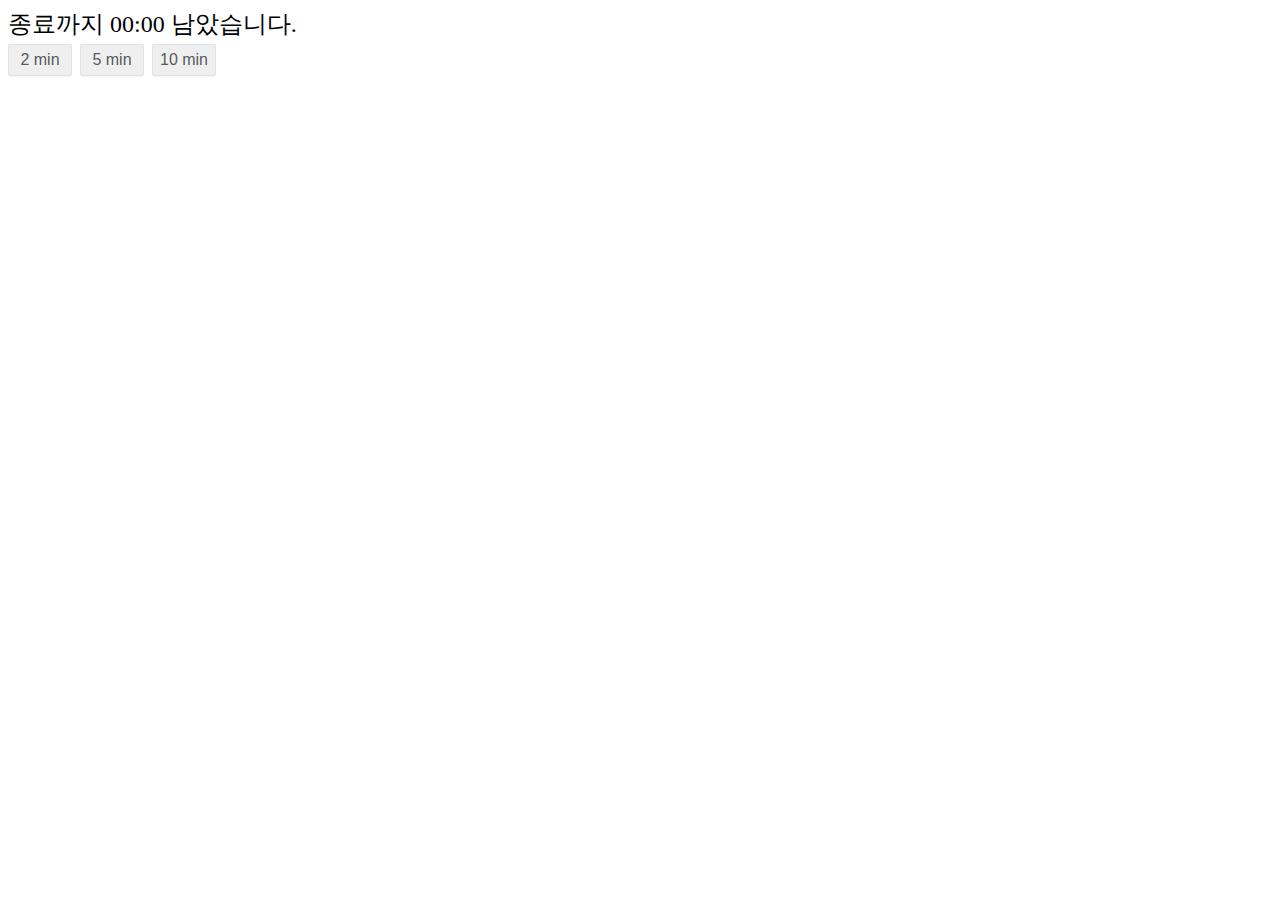
<file: index.html>
<!DOCTYPE html>
<html lang="en">
<head>
    <meta charset="UTF-8">
    <meta name="viewport" content="width=device-width, initial-scale=1.0">
    <link href="https://fonts.googleapis.com/css2?family=Noto+Sans+KR:wght@300;400;500;700;900&display=swap" rel="stylesheet">
    <title>Timer</title>

    <script>
        function startTimer(duration, display) {
        var timer = duration, minutes, seconds;
        setInterval(function () {
            minutes = parseInt(timer / 60, 10)
            seconds = parseInt(timer % 60, 10);
    
            minutes = minutes < 10 ? "0" + minutes : minutes;
            seconds = seconds < 10 ? "0" + seconds : seconds;
    
            display.textContent = minutes + ":" + seconds;
    
            if (--timer < 0) {
                timer = duration;
            }
        }, 1000);
    }
    
    function startTwoMinutes() {
      var fiveMinutes = 60 * 2,
          display = document.querySelector('#time');
      startTimer(fiveMinutes, display);
    }
    
    function setFiveMinutes() {
        var fiveMinutes = 60 * 5,
            display = document.querySelector('#time');
        startTimer(fiveMinutes, display);
    }
    
    function setTenMinutes() {
        var tenMinutes = 60 * 10,
            display = document.querySelector('#time');
        startTimer(tenMinutes, display);
    };
    </script>
</head>
<body style="font-family:'Noto Sans KR' background-color: #ececec;">
        <div style="margin-bottom: 4px; font-size: 24px;">종료까지 <span id="time">00:00</span> 남았습니다.</div>
      <div>
        <div style="display:inline-flex; ">
            <button class="startTwoMinutes" style="font-size: 16px; min-width:4em; height: 2em; border-radius:3px; border:1px solid rgba(0, 0, 0, 0.06); color:#575a5e; box-shadow: rgba(67, 90, 111, 0.03) 0px 0px 1px, rgba(67, 90, 111, 0.2) 0px 2px 2px -2px;" onclick="startTwoMinutes()">2 min</button>
            <button class="startFiveMinutes" style="font-size: 16px; margin-left: 8px; min-width:4em; height: 2em; border-radius:3px; border:1px solid rgba(0, 0, 0, 0.06); color:#575a5e; box-shadow: rgba(67, 90, 111, 0.03) 0px 0px 1px, rgba(67, 90, 111, 0.2) 0px 2px 2px -2px;" onclick="setFiveMinutes()">5 min</button>
            <button class="startTenMinutes" style="font-size: 16px; margin-left: 8px; min-width:4em; height: 2em; border-radius:3px; border:1px solid rgba(0, 0, 0, 0.06); color:#575a5e; box-shadow: rgba(67, 90, 111, 0.03) 0px 0px 1px, rgba(67, 90, 111, 0.2) 0px 2px 2px -2px;" onclick="setTenMinutes()">10 min</button>
        </div>
    </div>
</body>
</html>
</file>
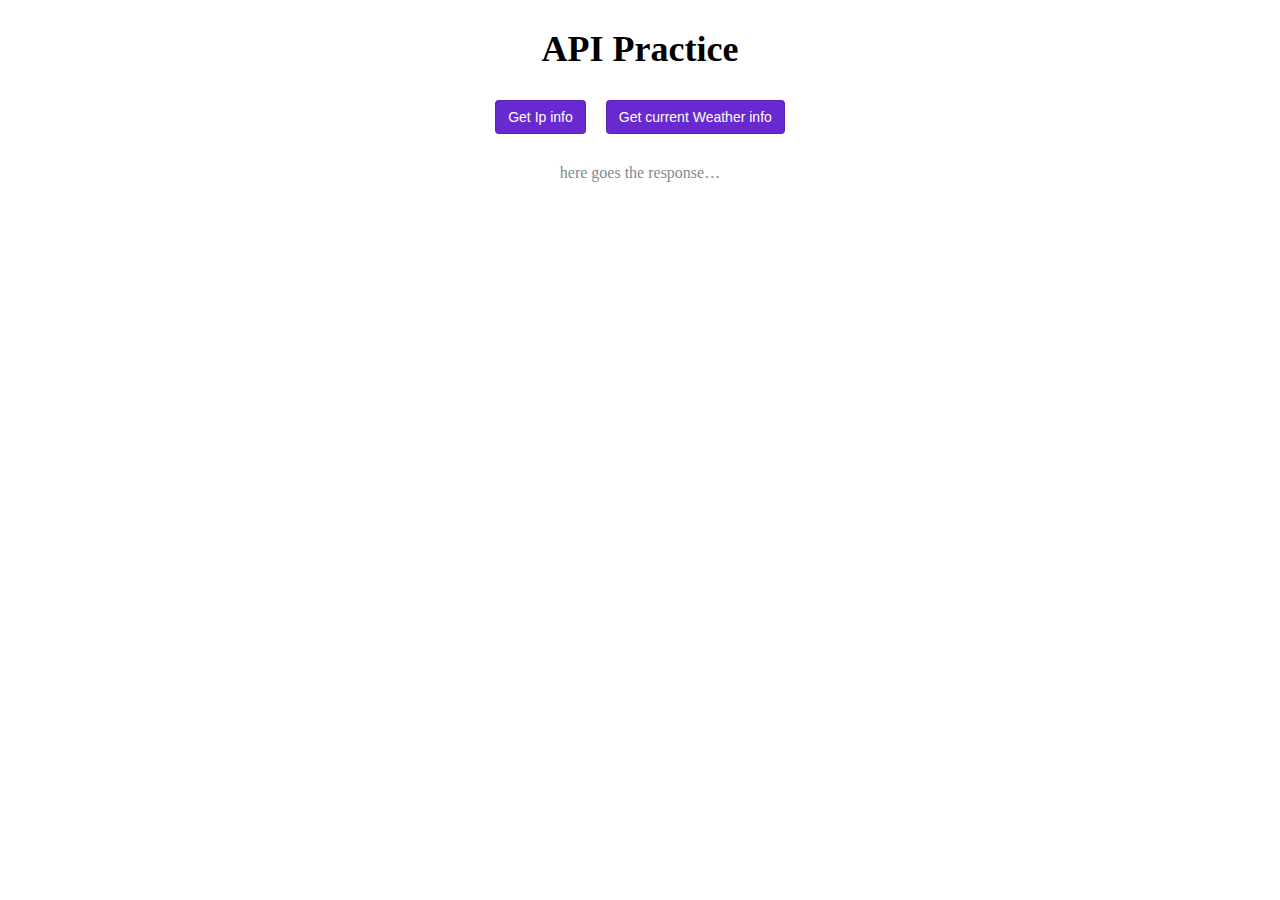
<file: api-practice/index.html>
<!DOCTYPE html>
<html lang="kr">

<head>
   <meta charset="UTF-8">
   <title>API Practice</title>
   <link href='https://fonts.googleapis.com/css?family=Arimo:700' rel='stylesheet' type='text/css'>
   <link rel="stylesheet" href="./style.css">
   <script src="./script.js"></script>
</head>

<body>
   <div id="container">
      <span id="title">API Practice</span>
      <div id="buttonContainer">
         <button type="submit" id="button" onclick="getApi_ipInfo()">Get Ip info</button>
         <button type="submit" id="button" onclick="getApi_currentWeather()">Get current Weather info</button>
      </div>
      <span id="apiReqeustTime">here goes the response…</span>
      <div id="apiResponse"></div>
   </div>
</body>

</html>
</file>
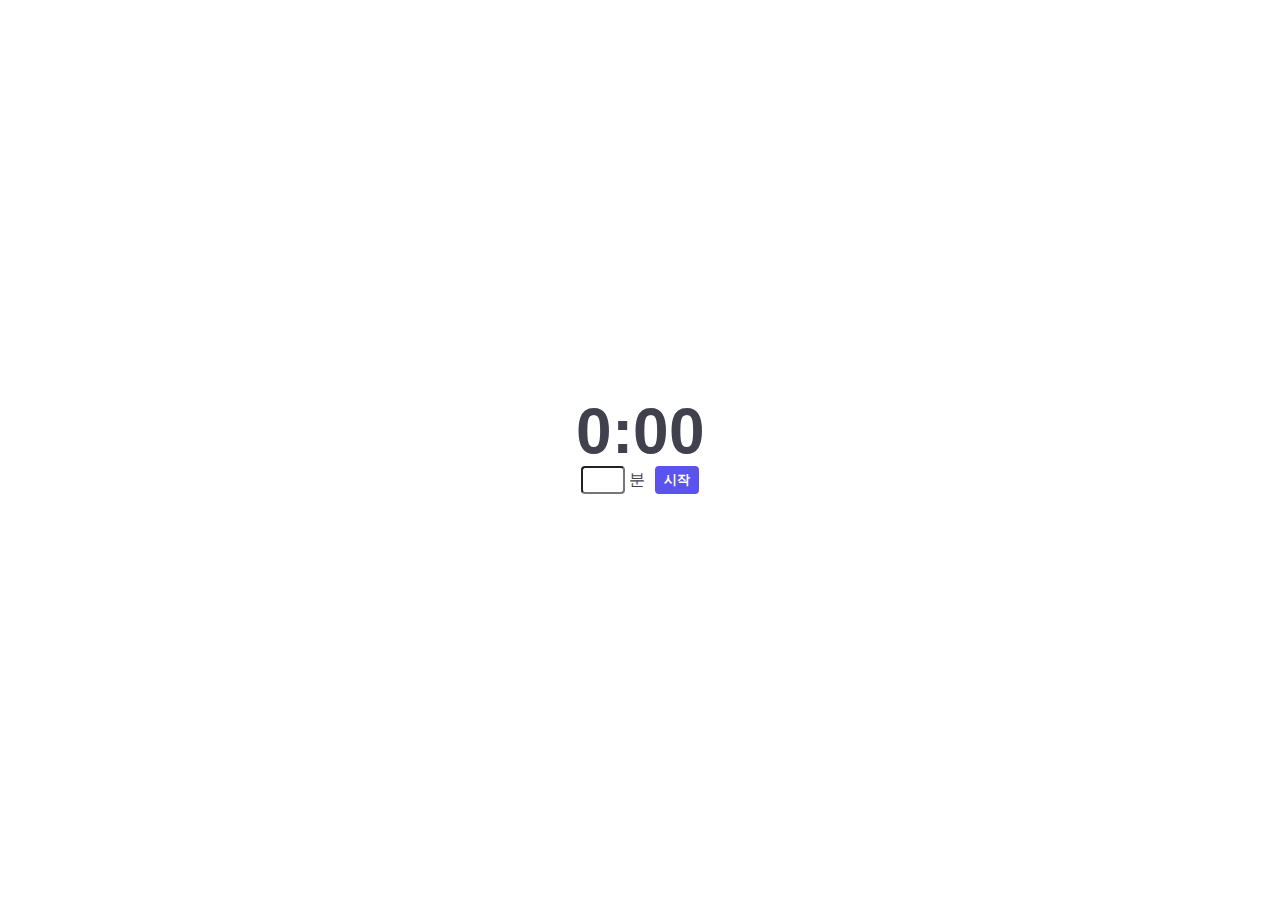
<file: custom/index.html>
<!DOCTYPE html>
<html lang="en">

<head>
   <meta charset="UTF-8">
   <title>Custom Timer</title>
   <link href='https://fonts.googleapis.com/css?family=Arimo:700' rel='stylesheet' type='text/css'>
   <link rel="stylesheet" href="./style.css">
   <script src="./script.js"></script>
</head>

<body>
   <div id="container">
      <h1 id="time">0:00</h1>
      <div id="inputArea"></div>
      <div id="buttonArea"></div>
   </div>
</body>

</html>
</file>
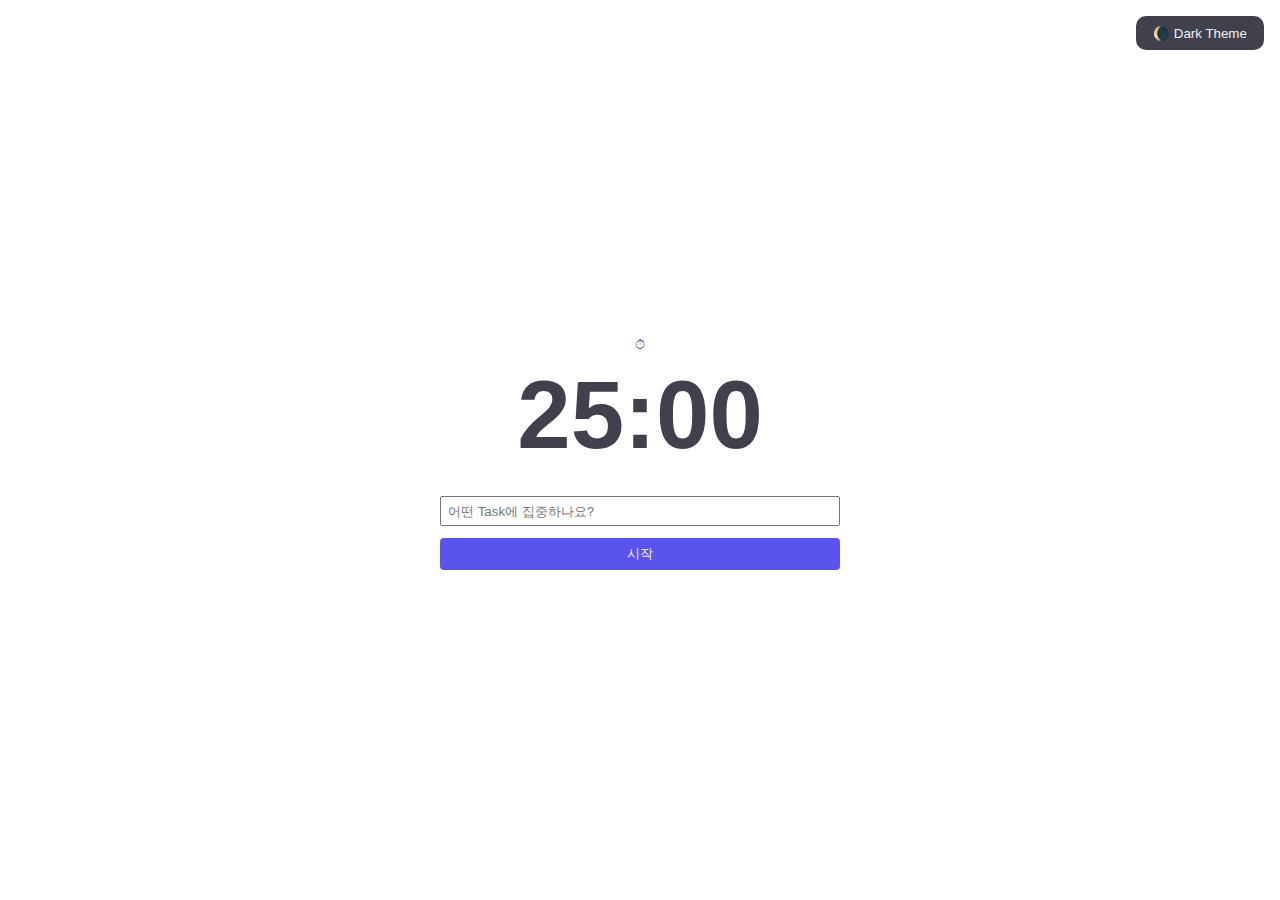
<file: pomodoro/index.html>
<!DOCTYPE html>
<html lang="en">

<head>
   <meta charset="UTF-8">
   <title>Pomodoro Timer</title>
   <link href='https://fonts.googleapis.com/css?family=Arimo:700' rel='stylesheet' type='text/css'>
   <link rel="stylesheet" href="./style.css">
   <script src="./script.js"></script>
</head>

<body>
   <button id="toggleTheme" class="btn" type="button" onclick="toggleTheme()"></button>
   <div id="centerContainer">
      <div id="columnContainer">
         <div id="CountArea">⏱</div>
         <h1 id="time">25:00</h1>
         <div id="inputArea"></div>
         <div id="focusArea">
            <div id="focusTask"></div>
            <div id="buttonArea"></div>
         </div>
      </div>
      <div id="focusHistory">
         <div class="flex__row__spacebetween">
            <h3>🍅 오늘의 Task 내역</h3>
            <button id="resetAllTasks" class="btn icon_btn" type="button" onclick="resetAllTasks()"  data-tooltip="한 일 초기화하기">🗑</button>
         </div>
         <ul id="historyUl">
         </ul>
      </div>
   </div>
</body>

</html>
</file>
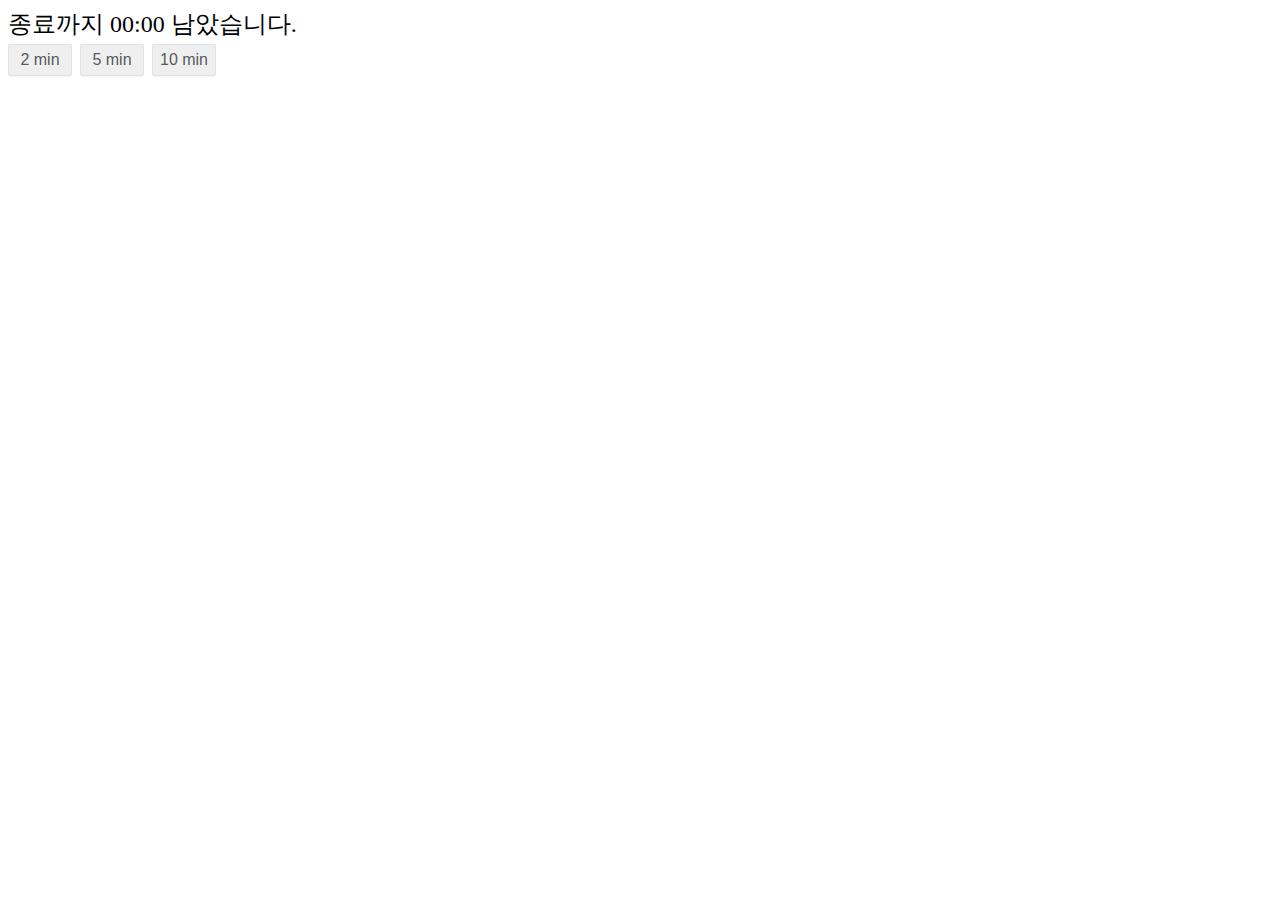
<file: timer.html>
<!DOCTYPE html>
<html lang="en">
<head>
    <meta charset="UTF-8">
    <meta name="viewport" content="width=device-width, initial-scale=1.0">
    <link href="https://fonts.googleapis.com/css2?family=Noto+Sans+KR:wght@300;400;500;700;900&display=swap" rel="stylesheet">
    <title>Timer</title>

    <script>
        function startTimer(duration, display) {
        var timer = duration, minutes, seconds;
        setInterval(function () {
            minutes = parseInt(timer / 60, 10)
            seconds = parseInt(timer % 60, 10);
    
            minutes = minutes < 10 ? "0" + minutes : minutes;
            seconds = seconds < 10 ? "0" + seconds : seconds;
    
            display.textContent = minutes + ":" + seconds;
    
            if (--timer < 0) {
                timer = duration;
            }
        }, 1000);
    }
    
    function startTwoMinutes() {
      var fiveMinutes = 60 * 2,
          display = document.querySelector('#time');
      startTimer(fiveMinutes, display);
    }
    
    function setFiveMinutes() {
        var fiveMinutes = 60 * 5,
            display = document.querySelector('#time');
        startTimer(fiveMinutes, display);
    }
    
    function setTenMinutes() {
        var tenMinutes = 60 * 10,
            display = document.querySelector('#time');
        startTimer(tenMinutes, display);
    };
    </script>
</head>
<body style="font-family:'Noto Sans KR' background-color: #ececec;">
        <div style="margin-bottom: 4px; font-size: 24px;">종료까지 <span id="time">00:00</span> 남았습니다.</div>
      <div>
        <div style="display:inline-flex; ">
            <button class="startTwoMinutes" style="font-size: 16px; min-width:4em; height: 2em; border-radius:3px; border:1px solid rgba(0, 0, 0, 0.06); color:#575a5e; box-shadow: rgba(67, 90, 111, 0.03) 0px 0px 1px, rgba(67, 90, 111, 0.2) 0px 2px 2px -2px;" onclick="startTwoMinutes()">2 min</button>
            <button class="startFiveMinutes" style="font-size: 16px; margin-left: 8px; min-width:4em; height: 2em; border-radius:3px; border:1px solid rgba(0, 0, 0, 0.06); color:#575a5e; box-shadow: rgba(67, 90, 111, 0.03) 0px 0px 1px, rgba(67, 90, 111, 0.2) 0px 2px 2px -2px;" onclick="setFiveMinutes()">5 min</button>
            <button class="startTenMinutes" style="font-size: 16px; margin-left: 8px; min-width:4em; height: 2em; border-radius:3px; border:1px solid rgba(0, 0, 0, 0.06); color:#575a5e; box-shadow: rgba(67, 90, 111, 0.03) 0px 0px 1px, rgba(67, 90, 111, 0.2) 0px 2px 2px -2px;" onclick="setTenMinutes()">10 min</button>
        </div>
    </div>
</body>
</html>
</file>
<file: api-practice/style.css>
#container {
    display: flex;
    flex-direction: column;
    height: 100%;
    align-items: center;
    justify-content: center;
    overflow-y: auto;
    margin-bottom: 40px;
}

#title {
    font-size: 36px;
    font-weight: 800;
    margin: 20px 0;   
}

#buttonContainer {
    display: flex;
    flex-wrap: wrap;
    width: 400px;
    justify-content: center;
    margin-bottom: 20px;
}

#button {
    display: block;
    margin: 10px 10px;
    font-size: 14px;
    padding: 8px 12px;
    border-radius: 4px;
    border: 1px solid rgba(0,0,0,0.12);
    background-color: #6929d0;
    color: #ffffff;
}

#button:hover {
    background-color: #6929d085;
}

#button:active {
    background-color: #361768;
}

#button:focus {
    outline: #6929d085 auto 2px;
    outline-offset: 6px;
}

#apiReqeustTime {
    text-align: center;
    color: #848a8f;
    margin-bottom: 10px;
}

ul {
    display: flex;
    flex-direction: row;
    flex-wrap: wrap;
    width: calc(4vw + 400px);
    padding: 0;
    margin: 0 0 30px 0;
    border: 1px solid rgba(0,0,0,0.12);
}

li {
    list-style: none;
    text-align: left;
    padding: 2vh 1vw;
    word-break: break-word;
    border-bottom: 1px solid rgba(0,0,0,0.06)
}

li:first-child, li:nth-child(2) {
    width: 300px;
    font-weight: 600;
    background-color: #f8f8f8;
}

li:nth-child(2n+1) {
    width: 100px;
    font-weight: 600;
    text-align: right;
}

li:nth-child(2n+2) {
    width: 300px;
}

li:last-child, li:nth-last-child(2) {
    border-bottom: none;
}

table {
    border: 1px solid rgba(0,0,0,0.12);
}

tbody {
    display: flex;
}

th {
    display: flex;
    align-items: center;
    justify-content: flex-start;
    min-width: 100px;
    max-width: 170px;
    height: 60px;
    padding: 10px;
    border-right: 1px solid rgba(0,0,0,0.12);
    border-bottom: 1px solid rgba(0,0,0,0.12);
}

th:last-child {
    border-bottom: none;
}

td {
    display: flex;
    align-items: center;
    flex-wrap: wrap;
    min-width: 200px;
    max-width: 400px;
    height: 60px;
    padding: 10px;
    overflow: auto;
    word-break: break-word;
    border-bottom: 1px solid rgba(0,0,0,0.12);
}

td:last-child {
    border-bottom: none;
}
</file>
<file: custom/style.css>
/* Light mode */
@media (prefers-color-scheme: light) {
  body {
    background-color: white;
    color: #41414e;
  }
  input :focus {
    border: 2px solid #5b53ed;
    outlint: 0;
  }
}

/* Dark mode */
@media (prefers-color-scheme: dark) {
  body {
    background-color: #2F3638;
    color: #f3f4f5;
  }
  input {
    background-color: #f3f4f5;
    border-color: #1e1e22;
  }
  input:focus {
    border: 2px solid #5b53ed;
    outline: 0;
  }
}


body {
  font-family: 'Arimo', sans-serif;
}

#container {
  width: 200px;
  height: 100px;
  display: flex;
  flex-direction: column;
  position: absolute;
  top: 50%;
  left: 50%;
  margin-left: -100px;
  margin-top: -50px;
}

#inputArea {
  display: flex;
  flex-direction: row;
  align-items: center;
  justify-content: center;
  font-weight: 400;
  margin-bottom: 6px;
}

#buttonArea {
  display: flex;
  flex-direction: row;
  align-items: center;
  justify-content: center;
  margin-bottom: 6px;
}

h1 {
  display: inline-block;
  font-size: 4em;
  font-weight: 700;
  text-align: center;
  margin: 0;
  line-height: .8em;
  margin: 5px 0 10px 0;
}

#minutes {
  width: 36px;
  height: 22px;
  margin-right: 4px;
  border-radius: 4px;
}

.btn {
  margin-left: 10px;
  width: 36px;
  height: 22px;
  padding: 1px 2px;
  background-color: #5b53ed;
  color: white;
  border-radius: 4px;
  border: 2px solid #5b53ed;
  box-sizing: unset;
  font-weight: 600;
}
</file>
<file: pomodoro/style.css>
/* Global Color Token */
:root {
  --color_grey100: #f3f4f5;
  --color_grey200: #eff2f5;
  --color_accent: #5b53ed;
  --color_accent_tint: #9c97ef;
  --color_focus: #e86666;
  --color_break: #00a469;
  --color_longBreak: #039158;
}

* {
  transition: 150ms;
  word-break: break-word;
}

body {
  --background_color_theme: white;
  --background_color_z100: #eff2f5;
  --background_color_z200: #cfcfd8;
  --background_color_z900: #252627;
  --color_normal: #41414e;
  --color_light: #6b6b77;
  font-family: sans-serif;
  
  background-color: var(--background_color_theme);
  color: var(--color_normal);
}

body.dark {
    --background_color_theme: black;
    --background_color_z100: #1e1e22;
    --background_color_z200: #3f4647;
    --background_color_z900: #eff2f5;
    --color_normal: #f3f4f5;
    --color_light: #b4bbc3;
}

[data-tooltip]:before {
  content: attr(data-tooltip);
  transition: all 150ms ease;
  position: absolute;
  top: 5px;
  right: 100%;
  padding: 4px 8px;
  line-height: 1;
  color: var(--color_normal);
  background-color: var(--background_color_z200);
  border-radius: 4px;
  width: max-content;
  font-size: 11px;
  opacity: 0;
}

[data-tooltip]:after {
  content: "";
  transition: all 150ms ease;
  position: absolute;
  top: 11px;
  right: calc(100% - 7px);
  border-width: 4px;
  border-style: solid;
  border-color: transparent transparent transparent var(--background_color_z200);
  width: max-content;
  opacity: 0;
}

[data-tooltip]:hover:before, [data-tooltip]:hover:after {
  opacity: 1;
}

input:focus {
  border: 2px solid var(--color_accent);
  outline-style: revert;
}

#centerContainer {
  position: absolute;
  top: 50%;
  left: 50%;
  transform: translate(-50%, -50%);
  display: flex;
  flex-direction: row;
  align-items: center;
}

#columnContainer {
  width: 400px;
  display: flex;
  flex-direction: column;
}

#columnContainer:hover #buttonArea {
  opacity: 1;
}

#centerContainer:hover #focusHistory {
  opacity: 1;
}

#rowContainer {
  display: flex;
  flex-direction: row;
}

#inputArea {
  display: flex;
  flex-direction: column;
  align-items: center;
  justify-content: center;
}

#focusArea {
  display: flex;
  flex-direction: column;
  align-items: center;
  justify-content: center;
  place-content: space-around;  
}

#focusTask {
  width: 100%;
  min-height: 30px;
  margin-bottom: 12px;
  text-align: center;
  font-size: 1.2em;
  color: #b4bbc3;
}

#focusHistory {
  width: 368px;
  height: 220px;
  overflow-y: auto;
  padding: 10px 16px;
  margin: 0 0 0 20px;
  transition: opacity 200ms ease-out;
  outline: 1px solid var(--background_color_z100);
  color: var(--color_light);
}

#focusHistory ul {
  display: flex;
  flex-direction: column-reverse;
  padding-inline-start: 0px;
  line-height: 24px;
  margin: 0;
}

#focusHistory li {
  display: flex;
  align-items: center;
  justify-content: space-between;
  font-size: 0.8em;
  line-height: 1.4;
  list-style: none;
  min-height: 38px;
  padding: 6px 12px;
  margin-bottom: 6px;
  border-radius: 4px;
}

#focusHistory li:hover {
  background-color: var(--background_color_z100);
}

#CountArea {
  width: 100%;
  min-height: 30px;
  text-align: center;
  font-size: 0.8em;
  color: var(--color_light);
  line-height: 30px;
}

#breakCount {
  margin-left: 10px;
}

#buttonArea {
  display: flex;
  flex-direction: row;
  align-items: center;
  justify-content: center;
  place-content: space-around;
  opacity: 0;
  transition: opacity 200ms ease-in-out;
}

h1 {
  font-size: 6em;
  text-align: center;
  margin: 0 0 10px 0;
  height: 126px;
}

h3 {
  font-size: 1em;
  line-height: 20px;
  margin: 0;
}

.flex__row__spacebetween {
  display: flex;
  flex-direction: row;
  align-items: baseline;
  justify-content: space-between;
  margin: 0 0 10px 0;
}

.flex__row__spacebetween > h3 {
  display: inline-block;

}

#task {
  width: 384px;
  min-height: 26px;
  margin-bottom: 12px;
  padding: 0 6px;
}

.btn {
  height: 26px;
  padding: 1px 2px;
  border-radius: 4px;
  box-sizing: unset;
  cursor: pointer;
  background-color: var(--background_color_z200);
  border: 2px solid var(--background_color_z200);
  color: var(--color_normal);
}

.btn:hover {
  filter: opacity(.8);
}

.btn:focus {
  outline-color: var(--color_accent_tint);
}

.icon_btn {
  padding: 2px 8px;
  width: 1em;
  border-radius: 8px;
  color: var(--color_normal);
  background-color: transparent;
  border: 2px solid rgba(0,0,0,0);
}

#startButton {
  width: 392px;
  background-color: var(--color_accent);
  border: 2px solid var(--color_accent);
  color: var(--color_grey100);
}

#pauseButton, #resumeButton {
  width: 190px;
}

#stopButton {
  width: 190px;
  margin-left: 4px;
}

#toggleTheme {
  position: absolute;
  top: 1.2em;
  right: 1.2em;
  border-radius: 10px;
  width: 120px;
  padding: 4px;
  background-color: var(--color_normal);
  color: var(--background_color_z100);
  border: none;
  text-align: center;
  transition: all .2s ease;
}

#toggleTheme:hover {
  filter: opacity(.8);
}

#toggleTheme:focus {
  outline: none;
}

#continueButton {
  opacity: 0;
}

#focusHistory li:hover #continueButton {
  opacity: 1;
}
</file>
